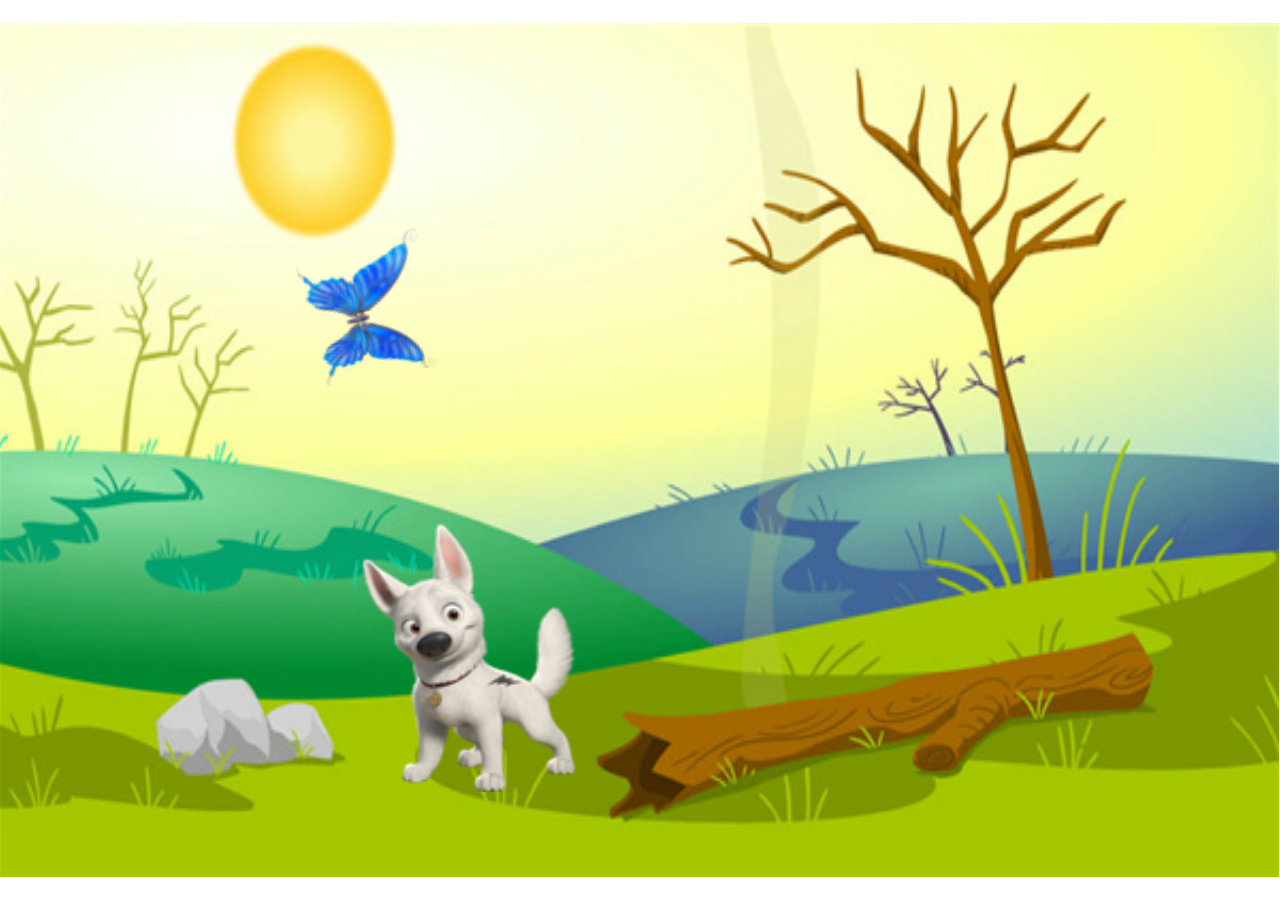
<file: HippoAnimationWithSound.html>
<!DOCTYPE html PUBLIC "-//W3C//DTD XHTML 1.0 Transitional//EN" "http://www.w3.org/TR/xhtml1/DTD/xhtml1-transitional.dtd">
<html xmlns="http://www.w3.org/1999/xhtml"><head><title>HippoAnimationWithSound</title><meta http-equiv="Content-Type" content="text/html; charset=UTF-8" /><meta name="Generator" content="Hippo Animator 4.3" /><meta name="Version" content="1.0.0" /><meta name="Author" content="obrien.alice@live.ie" /><meta id="viewport" name="viewport" content="minimum-scale=1.0,maximum-scale=1.0,initial-scale=1.0,user-scalable=no,minimal-ui"><style type="text/css">html,body{height:100%;overflow:hidden;border:0;margin:0;padding:0;}</style><script type="text/javascript">//<![CDATA[
var Mob=((sessionStorage&&sessionStorage.mobile)!=undefined)||(navigator.userAgent.match(/iPad|iPhone|iPod|Android|Blackberry|Nokia|Mobi/i) != null);function F1(ShowLoader){var UA=navigator.userAgent;var IE=-1,Firefox=-1,Safari=-1,Chrome=-1;if(UA.indexOf("Firefox/")>-1){var FV=UA.indexOf("Firefox/");if(FV>-1){Firefox=parseFloat(UA.substr(FV+8,3));}}if(Firefox==-1&&UA.indexOf("Chrome/")>-1){var CV=UA.indexOf("Chrome/");if(CV>-1){Chrome=parseFloat(UA.substr(CV+7,3));}}if(Firefox==-1&&Chrome==-1&&UA.indexOf("Safari")>-1){var V=UA.indexOf("Version/");if(V>-1){Safari=parseFloat(UA.substr(V+8,3));}}if(UA.indexOf("MSIE")>-1){var RE=new RegExp("MSIE ([0-9]{1,}[\.0-9]{0,})");if(RE.exec(UA)!=null){IE=parseFloat(RegExp.$1);}}if(IE==-1&&UA.indexOf("Trident")>-1){IE=10;}var TestAudio=document.createElement("audio");var HasWebAudio=(Safari>6&&UA.indexOf("Mobile")>-1);var HasMp3Audio=(!HasWebAudio)&&(Mob||( ((TestAudio.canPlayType)? true : false)&&"no"!=TestAudio.canPlayType("audio/mpeg")&&""!=TestAudio.canPlayType("audio/mpeg") ));var HasOggAudio=false;var HasTouch=(Mob|| screen.width <= 480)&&('ontouchstart' in document.documentElement);var MouseDown,MouseUp,MouseMove,MouseOver="",MouseOut="";if(HasTouch){MouseDown="ontouchstart";MouseUp="ontouchend";MouseMove="ontouchmove";MouseOver="if(this.onmouseover){this.onmouseover();}";MouseOut="if(this.onmouseout){this.onmouseout();}";}else{MouseDown="onmousedown";MouseUp="onmouseup";MouseMove="onmousemove";}var MF="HippoAnimationWithSound_Media/";var B="";if(document.createElement("audio").canPlayType){B+="<!DOC"+"TYPE html>";}else{B+="<!DOC"+"TYPE html PUBLIC \"-//W3C//DTD XHTML 1.0 Transitional//EN\" \"http://www.w3.org/TR/xhtml1/DTD/xhtml1-transitional.dtd\">";}if(IE>-1&&IE<9){B+="<html xmlns=\"http://www.w3.org/1999/xhtml\" xmlns:v=\"VML\" >";}else{B+="<html xmlns=\"http://www.w3.org/1999/xhtml\" xmlns:svg=\"http://www.w3.org/2000/svg\" >";}B+="<head>";B+="<title>HippoAnimationWithSound</title>";B+="<meta http-equiv=\"Content-Type\" content=\"text/html; charset=UTF-8\" />";if(IE>-1&&IE<9){B+="<meta http-equiv=\"X-UA-Compatible\" content=\"IE=EmulateIE7\" />";}B+="<style type=\"text/css\">";B+="div,input,textarea,video,object,select{display:none;position:absolute;padding:0;margin:0;}table,svg,img,iframe{border-collapse:collapse;table-layout:fixed;display:none;position:absolute;background-color:transparent;padding:0;margin:0;border-style:none;-webkit-user-select: none;-webkit-touch-callout: none;}td,tr,form{padding:0;margin:0;border-style:none;}img,image,v:image,svg:image{background-repeat:no-repeat;}html{-webkit-backface-visibility: hidden;}.Background{position:relative;display:block;}table{pointer-events:none;}body{margin:0;overflow:hidden;background-color:#FFFFFF;}";if(ShowLoader){B+=".LoaderBorder{width:120px;height:18px;background-color:#FFFFFF;border:2px solid #C3C3C3;padding:0;font-size:1px;}.LoaderBar{position:relative;background-color:#E1E1E1;font-size:1px;width:0%;height:100%;margin:0;display:block;}.Loader{width:120px;}";}B+=".V1{cursor:default;font-size:10000px;overflow:hidden;}";if(IE>-1&&IE<9){B+="v\\:*{behavior:url(#default#VML);position:absolute;display:none;}";}B+="</style>";if(IE>-1&&IE<9){B+="<xml:namespace ns=\"urn:schemas-microsoft-com:vml\" V2=\"v\" />";}B+="<script type=\"text/javascript\">";B+="var V3,V4;";var V5=0;B+="var MF=\""+MF+"\";";B+="var V6=1;";B+="var V7=1;";B+="var V8;";B+="var V9=new Array(40);";B+="var V10=new Array(\"Scene1\");";B+="var C0,C0L0S3,C0L0S2,C0L0S1;";B+="var V11=1;";if(HasWebAudio){B+="window.AudioContext=window.AudioContext||window.webkitAudioContext;var V12=new AudioContext();";}B+="var V13=new Date();";B+="var V14=(Math.PI*2)/360,V15=0;";B+="var V16,V17=-1,V18=-1,V19=-1,V20=0,V21=0,V22=1,V23=40;";B+="var V24=\"none\",V25=\"block\",V26=\"TABLE\",V27=\"px\",V28=\"\";";B+="var IE="+IE+",V29=0;";B+="var V30=true,V31=false;";B+="function F2(e){e=F3(e);if(e!=null){if(e.stopPropagation){e.stopPropagation();}if(e.preventDefault){e.preventDefault();}e.cancelBubble = true;e.returnValue=false;}return false;}";B+="var V32=null;function F4(e){if(window.event){e=window.event;}if(e.touches){if(e.touches.length==0){return V32;}e=e.touches[0];}var Mouse=new Object();Mouse.X=e.clientX;Mouse.Y=e.clientY;";B+="var Scale=Math.min(V33/600,V34/400);";B+="Mouse.X=(Mouse.X-(V33-(Scale*600))/2)/Scale;";B+="Mouse.Y=(Mouse.Y-(V34-(Scale*400))/2)/Scale;";B+="V32=Mouse;return Mouse;}";B+="function F3(e){if(window.event){return window.event;}else{return e;}}";B+="function F5(Angle){return 90*Math.round((Angle-45)/90);}";if(IE>-1&&IE<9){B+="function F6(Style,NewFilter){";B+="var Filter=Style.indexOf(\"filter:\");";B+="if(Filter==-1){";B+="Style+=\"filter: progid:DXImageTransform.Microsoft.\"+NewFilter+\";\";";B+="}else{";B+="Style=Style.substring(0,Filter+7)+\" progid:DXImageTransform.Microsoft.\"+NewFilter+Style.substring(Filter+7,Style.length);";B+="}";B+="var MSFilter=Style.indexOf(\"-ms-filter:'\");";B+="if(MSFilter==-1){";B+="Style+=\"-ms-filter:'progid:DXImageTransform.Microsoft.\"+NewFilter+\"';\";";B+="}else{";B+="Style=Style.substring(0,MSFilter+12)+\"progid:DXImageTransform.Microsoft.\"+NewFilter+\", \"+Style.substring(MSFilter+12,Style.length);";B+="}";B+="return Style;";B+="}";}if(IE==-1||IE>=9){B+="var V2=new Array(\"\",\"-webkit-\",\"-moz-\",\"-o-\",\"-ms-\");";B+="function F7(Style,NewTransform){";B+="for(var i=0;i<5;i++){";B+="var Trans=Style.indexOf(V2[i]+\"transform:\");";B+="if(Trans==-1){";B+="Style+=V2[i]+\"transform: \"+NewTransform+\";\";";B+="}else{";B+="Style=Style.substring(0,Trans+V2[i].length+10)+\" \"+NewTransform+Style.substring(Trans+V2[i].length+10,Style.length);";B+="}";B+="}";B+="return Style;";B+="}";}B+="var V33=0,V34=0;";B+="function F8() {if (parent.document.documentElement.clientWidth > 0){return parent.document.documentElement.clientWidth;}else{return F9(parent.window.innerWidth, parent.document.body.clientWidth);}}";B+="function F10() {if (parent.document.documentElement.clientHeight > 0){return parent.document.documentElement.clientHeight;}else{return F9(parent.window.innerHeight, parent.document.body.clientHeight);}}";B+="function F9(Value1, Value2) {";B+="var Value=0;";B+="if (!isNaN(Value1) && Value1 > Value) {Value= Value1;}if (!isNaN(Value2) && Value2 > Value) {Value= Value2;}";B+="return Value;";B+="}";B+="function F11() {V33=F8();V34=F10();if(!V31){V31=V33!=V18||V34!=V19;}V18=V33;V19=V34;}";B+="function F12(Id) {return document.getElementById(Id);}";B+="var V35Details;";B+="function UpdateVideoJS(Id,Position,Duration,Volume,Buffer){";B+="var Details=window[Id+\"Details\"];";B+="Details.Position=Position;";B+="Details.Duration=Duration;";B+="Details.Volume=Volume;";B+="}";B+="function F13(){";B+="C0L0S3.src=MF+\"background for animation.jpg\";";B+="C0L0S2.src=MF+\"animatron puupy.png\";";B+="C0L0S1.src=MF+\"butterfly.png\";";B+="}";B+="var V36=new Array();";B+="var V37=new Array();";B+="function F14(Sound){var i=0;for(var i;i<V36.length;i++){if(V36[i]==Sound){return V37[i];}}return null;}";B+="function F15(Name,Details){V36.push(Name);V37.push(Details);}";if(HasWebAudio){B+="function F16(Sound,HasOgg,Url,OggUrl,Wait){var Details=F14(Sound);Details.Timer=window.setTimeout(function(){F17(Sound)},Wait);";B+="var r=new XMLHttpRequest();if(Url==null){r.open('GET',MF+'Sound_'+Sound+'.mp3',true);}else{r.open('GET',Url,true);}r.responseType='arraybuffer';r.onload=function(){V12.decodeAudioData(r.response, function(buffer){F17(Sound);Details.Buffer=buffer;Details.Gain=V12.createGain();}, null);};r.send();}";B+="function F17(Sound){var Details=F14(Sound);if(Details.Timer>0){window.clearTimeout(Details.Timer);V29++;}}";B+="function SoundPlay(Sound,Loop){var Details=F14(Sound);if(Details.Source!=null){Details.Source.stop(0);};Details.Source=V12.createBufferSource();Details.Source.buffer=Details.Buffer;Details.Source.connect(Details.Gain);Details.Gain.connect(V12.destination);Details.Source.loop=Loop;Details.Source.start(0);Details.Pause=0;Details.Start=new Date();}";B+="function SoundStop(Sound){var Details=F14(Sound);if(Details.Source!=null){Details.Source.stop(0);Details.Source=null;}Details.Pause=0;}";B+="function SoundPause(Sound){var Details=F14(Sound);if(Details.Source!=null){Details.Source.stop(0);Details.Source=null;}var End=new Date();Details.Pause=(End.getTime()-Details.Start.getTime())/1000;while(Details.Pause>Details.Buffer.duration&&Details.Buffer.duration>0){Details.Pause-=Details.Buffer.duration;}}";B+="function SoundResume(Sound){var Details=F14(Sound);var Loop=false;if(Details.Source!=null){Loop=Details.Source.loop;Details.Source.stop(0);};Details.Source=V12.createBufferSource();Details.Source.buffer=Details.Buffer;Details.Source.connect(Details.Gain);Details.Gain.connect(V12.destination);Details.Source.loop=Loop;Details.Source.start(0,Details.Pause);Details.Start=new Date();Details.Start.setSeconds(Details.Start.getSeconds()-Details.Pause);Details.Pause=0;}";}else if(HasMp3Audio||HasOggAudio){B+="var V38=function(){try{this.currentTime = 0;}catch(e){}this.play();};";B+="function F16(Sound,HasOgg,Url,OggUrl,Wait){var Details=F14(Sound);Details.Timer=window.setTimeout(function(){F17(Sound)},Wait);Details.Element.onloadeddata=function(){F17(Sound);};Details.Element.onerror=function(){F17(Sound);};if(Url==null){Details.Element.src=MF+'Sound_'+Sound+'.mp3';}else{Details.Element.src=Url;}}";B+="function F17(Sound){var Details=F14(Sound);if(Details.Timer>0){window.clearTimeout(Details.Timer);V29++;}}";B+="function SoundPlay(Sound,Loop){var Details=F14(Sound);if(Details.Element.addEventListener){if(Loop){Details.Element.addEventListener('ended', V38, false);}else{Details.Element.removeEventListener('ended', V38, false);}}else{Details.Element.setAttribute('loop',Loop.toString());}try{Details.Element.currentTime=0;}catch(e){}Details.Element.play();}";B+="function SoundStop(Sound){var Details=F14(Sound);if(Details.Element.removeEventListener){Details.Element.removeEventListener('ended', V38, false);}Details.Element.pause();}";B+="function SoundPause(Sound){var Details=F14(Sound);Details.Element.pause();}";B+="function SoundResume(Sound){var Details=F14(Sound);Details.Element.play();}";}else{B+="function F16(Sound,HasOgg,Url,OggUrl,Wait){var Details=F14(Sound);Details.Timer=window.setTimeout(function(){F17(Sound)},Wait/5);try{if(Url==null){Details.Element.JSMessage(\"Open|\"+MF+\"Sound_\"+Sound+\".mp3|false|false|false\");}else{Details.Element.JSMessage(\"Open|\"+Url+\"|false|false|false\");}}catch(err){}}";B+="function F17(Sound){var Details=F14(Sound);if(Details.Timer>0){window.clearTimeout(Details.Timer);V29++;}};";B+="function SoundPlay(Sound,Loop){var Details=F14(Sound);try{Details.Element.JSMessage('Loop|'+Loop);Details.Element.JSMessage('Play');}catch(err){}}";B+="function SoundStop(Sound){var Details=F14(Sound);try{Details.Element.JSMessage('Loop|false');Details.Element.JSMessage('Stop');}catch(err){}}";B+="function SoundPause(Sound){var Details=F14(Sound);try{Details.Element.JSMessage('Pause');}catch(err){}}";B+="function SoundResume(Sound){var Details=F14(Sound);try{Details.Element.JSMessage('Resume');}catch(err){}}";}B+="function F18(){";B+="V3=F12(\"L\");V4=F12(\"LB\");";B+="C0=F12(\"C0\");V8=C0;C0L0S3=F12(\"C0L0S3\");C0L0S2=F12(\"C0L0S2\");C0L0S1=F12(\"C0L0S1\");";B+="V35Details=new function F19(){this.Volume=100;this.Position=0;this.Duration=0;this.Timer=0;this.Buffer=null;this.Source=null;this.Gain=null;this.Start=new Date();this.Pause=0;this.Element=F12(\"Sound_animationSound\");};";B+="F15(\"animationSound\",V35Details);";B+="V18=-1;V19=-1;F11();";if(ShowLoader){B+="V16=window.setTimeout(\"F20();\",100);";}else{B+="F13();";B+="V13=new Date();";B+="V16=window.setTimeout(\"F21();\",5);";}B+="}";B+="function F22(Type,Div,X,Y,Width,Height,Opacity,Angle,CAngle,CRadius,FontSize,BorderWidth){";B+="if(Opacity==0){Div.style.display=V24;return;}";B+="if(CRadius>0){var CA=(CAngle+Angle)*V14;X+=CRadius*Math.cos(CA);Y+=CRadius*Math.sin(CA);}";B+="V28=\"\";";B+="if(FontSize<0){FontSize*=-Math.min(Width/200,Height/50);}";B+="V11=Math.min(V33/600,V34/400);";B+="X*=V11;Y*=V11;";B+="FontSize*=V11;BorderWidth*=V11;Width*=V11;Height*=V11;";if(IE>-1&&IE<9){B+="if(Angle!=0){while(Angle>360){Angle-=360;}while(Angle<0){Angle+=360;}if(Type==1){Div.style.rotation=Angle;if(Div.firstChild!=null){Div.firstChild.angle=-Angle;}}else{";B+="var R=Angle*V14;var C=Math.cos(R);var S=Math.sin(R);var a = Math.abs(C);var c = Math.abs(-S);var sx = (a - 1) * (Width/2) + c * (Height/2);var b = Math.abs(S);var d = Math.abs(C);var sy = b * (Width/2) + (d - 1) * (Height/2);X-=sx;Y-=sy;V28=F6(V28,\"matrix(M11=\"+C+\",M12=\"+(-S)+\",M21=\"+S+\",M22=\"+C+\",sizingMethod='auto expand')\");";B+="}}";}else{B+="if(Angle!=0){V28+=\"-webkit-transform-origin:\"+(Width/2)+\"px \"+(Height/2)+\"px;\";V28=F7(V28,\"rotate(\"+Angle.toFixed(2)+\"deg)\");}";}B+="if(V28!=Div.getAttribute(\"oldstyle\")){Div.style.cssText=V28;Div.setAttribute(\"oldstyle\",V28);}";B+="if(BorderWidth>0){Div.style.borderWidth=Math.round(BorderWidth)+V27;Div.strokeWeight=BorderWidth.toString();}";B+="if(FontSize>0){Div.style.fontSize=FontSize+V27;}";B+="var NewLeft=X-(Width/2),NewTop=Y-(Height/2);";if(IE>-1&&IE<9){B+="Div.style.left=Math.round(NewLeft)+V27;";B+="Div.style.top=Math.round(NewTop)+V27;";B+="Div.style.width=(Math.round(NewLeft+Width)-Math.round(NewLeft))+V27;";B+="Div.style.height=(Math.round(NewTop+Height)-Math.round(NewTop))+V27;";}else{B+="Div.style.left=NewLeft.toFixed(2)+V27;";B+="Div.style.top=NewTop.toFixed(2)+V27;";B+="Div.style.width=Width.toFixed(2)+V27;";B+="Div.style.height=Height.toFixed(2)+V27;";}if(IE==-1||IE>8){B+="if(Div.nodeName.toUpperCase()==V26){Div.style.display=V26;}else{";}B+="Div.style.display=V25;";if(IE==-1||IE>8){B+="}";}B+="}";B+="function F23(Type,Div){";B+="Div.style.display=V24;";B+="}";B+="function F24(Index,Frame,Play){";B+="}";B+="function F25(Div,Clip){";B+="if(Clip){";B+="var Scale=Math.min(V33/600,V34/400);";B+="Div.style.cssText=\"left:\"+((V33-(Scale*600))/2)+\"px;top:\"+((V34-(Scale*400))/2)+\"px;width:\"+(Scale*600)+\"px;height:\"+(Scale*400)+\"px;display:block;overflow:hidden;\";";B+="}else if("+Mob+"){";B+="Div.style.cssText=\"left:1px;top:1px;width:\"+V33+\"px;height:\"+V34+\"px;display:block;overflow:hidden;\";";B+="}else{";B+="Div.style.cssText=\"left:0px;top:0px;width:\"+V33+\"px;height:\"+V34+\"px;display:block;overflow:hidden;\";";B+="}";B+="}";if(ShowLoader){B+="function F20(){";T=0;V5++;B+="F16(\"animationSound\",false,null,null,10000);";V5++;B+="F26(MF+\"background for animation.jpg\",true,false);";V5++;B+="F26(MF+\"animatron puupy.png\",true,false);";V5++;B+="F26(MF+\"butterfly.png\",true,false);";B+="V16=window.setTimeout(\"F27();\",15);";B+="}";B+="function F26(Filename,Wait,BackgroundImage){";B+="var I=document.createElement(\"img\");if(IE>8){I.style.cssText=\"position:absolute;width:1px;height:1px;display:block;\";document.getElementsByTagName(\"body\")[0].appendChild(I);}";B+="if(Wait){I.onload=function(){V29++;};I.onerror=function(){V29++;};}";B+="I.src=Filename;";B+="}";B+="function F27(){";if(V5>0){B+="var Percent=Math.round(Math.min(100,(V29*100)/"+V5+"));";B+="V4.style.width=Percent+\"%\";";B+="V3.style.display=V25;";B+="V3.style.left=Math.round((V33-L.clientWidth)*0.50)+V27;";B+="V3.style.top=Math.round((V34-L.clientHeight)*0.50)+V27;";}B+="if(V29>="+V5+"){";B+="V3.style.display=V24;";B+="F13();";B+="V13=new Date();";B+="V16=window.setTimeout(\"F21();\",15);";B+="}else{";B+="V16=window.setTimeout(\"F27();\",15);";B+="}}";}B+="function F28(){";B+="F25(V8,true);";B+="if(screen.width>1024){V6=1;}else if(screen.width>600){V6=40;}else if(screen.width>400){V6=60;}else{V6=80;}";B+="V31=false;";B+="}";B+="function F21(){";B+="if(V31){F28();}";B+="var CTime=new Date();";B+="var TSpan=CTime.getTime()-V13.getTime();";B+="V13=CTime;";B+="var SpanGap=Math.min(V6,Math.max(1,V6-TSpan+V20));";B+="V20=SpanGap;";B+="var Span=(TSpan/1000)*12;";B+="if(Span>1){Span=1;};if(Span<-1){Span=-1;};";B+="if(V30){V15+=Span*V7;}";B+="if(((V7>0&&V15>V23)||(V7<0&&V15<0))){V15=0;}";B+="var Pos=0,NX,NY,NA;";B+="switch(V21){";B+="case 0:";B+="if(true){F22(1,C0L0S3,299.25,199.51,601,401,100,0,0,0,0,0);}";B+="if(true){F22(1,C0L0S2,220.45,297.04,102,127,100,0,0,0,0,0);}";B+="if(V15<5){Pos=(V15-0)/5;NX=56.40;NY=175.53;F22(1,C0L0S1,NX,NY,65,59,100,45.43+(Pos*29.87),0+(Pos*264.05),0+(Pos*120.86),0,0);}";B+="if(V15>=5&&V15<10){Pos=(V15-5)/5;NX=56.40+(Pos*71);NY=175.53+(Pos*-5);F22(1,C0L0S1,NX,NY,65,59,100,75.30+(Pos*13.79),264.05,120.86,0,0);}";B+="if(V15>=10&&V15<15){Pos=(V15-10)/5;NX=127.40+(Pos*27);NY=170.53+(Pos*-30);F22(1,C0L0S1,NX,NY,65,59,100,89.09+(Pos*15.02),264.05+(Pos*3.76),120.86+(Pos*90.44),0,0);}";B+="if(V15>=15&&V15<20){Pos=(V15-15)/5;NX=154.40;NY=140.53;F22(1,C0L0S1,NX,NY,65,59,100,104.11+(Pos*30.69),267.81+(Pos*-29.77),211.31+(Pos*45.44),0,0);}";B+="if(V15>=20&&V15<25){Pos=(V15-20)/5;NX=154.40+(Pos*52);NY=140.53+(Pos*-61);F22(1,C0L0S1,NX,NY,65,59,100,134.80+(Pos*19.02),238.04,256.74,0,0);}";B+="if(V15>=25&&V15<30){Pos=(V15-25)/5;NX=206.40;NY=79.53;F22(1,C0L0S1,NX,NY,65,59,100,153.82+(Pos*6.36),238.04+(Pos*0.17),256.74+(Pos*-3.07),0,0);}";B+="if(V15>=30&&V15<35){Pos=(V15-30)/5;NX=206.40+(Pos*90);NY=79.53+(Pos*20);F22(1,C0L0S1,NX,NY,65,59,100,160.18+(Pos*21.59),238.21,253.67,0,0);}";B+="if(V15>=35&&V15<40){NX=296.40;NY=99.53;F22(1,C0L0S1,NX,NY,65,59,100,181.77,238.21,253.67,0,0);}";B+="if(V15>=40){F22(1,C0L0S1,296.40,99.53,65,59,100,181.77,238.21,253.67,0,0);}";B+="break;";B+="}";B+="var IntTime=parseInt(V15);if(IntTime!=V17){V17=IntTime;";B+="switch(V21){";B+="case 0:";B+="if(IntTime==0){SoundPlay(\"animationSound\",false);}";B+="break;";B+="}";B+="}";B+="V16=window.setTimeout(\"F21();\",SpanGap);";B+="}";B+="function F29(X,Y,OX,OY,Angle){X-=OX;Y-=OY;var r=Angle*(Math.PI/180);var ct=Math.cos(r);var st=Math.sin(r);var x=ct*X-st*Y;var y=st*X+ct*Y;var Point=new Object();Point.X=x+OX;Point.Y=y+OY;return Point;}";B+="<"+"/script>";B+="</"+"head>";B+="<body onload=\"window.setTimeout('F18();', 100);\" onresize=\"F11();\" onorientationchange=\"F11();\" ondragstart=\"return false;\" style=\"cursor:default;\" "+MouseDown+"=\"var m=F4(event);\">";if(HasWebAudio){}else if(HasMp3Audio||HasOggAudio){B+="<audio id=\"Sound_animationSound\" preload=\"auto\" autobuffer=\"true\" ></audio>";}else{if(IE>-1){B+="<object classid=\"clsid:d27cdb6e-ae6d-11cf-96b8-444553540000\"";}else{B+="<object type=\"application/x-shockwave-flash\" data=\""+MF+"AV.swf\"";}B+=" id=\"Sound_animationSound\" style=\"display:block;width:1px;height:1px;top:-1px;\" ><param name=\"movie\" value=\""+MF+"AV.swf\" /><param name=\"wmode\" value=\"window\" /><param name=\"allowScriptAccess\" value=\"always\" /><param name=\"FlashVars\" value=\"DetailsId=V35&BaseUrl="+escape(document.location)+"\" />";B+="</object>";}if(ShowLoader){B+="<table id=\"L\" class=\"Loader\"><tr><td class=\"LoaderBorder\"><div id=\"LB\" class=\"LoaderBar\"></div></td></tr></table>";}B+="<div id=\"C0\">";B+="<span id=\"C0L0\" >";if(IE>-1&&IE<9){B+="<v:image id=\"C0L0S3\" class=\"V1\" ></v:image>";}else{B+="<img id=\"C0L0S3\" class=\"V1\" />";}if(IE>-1&&IE<9){B+="<v:image id=\"C0L0S2\" class=\"V1\" ></v:image>";}else{B+="<img id=\"C0L0S2\" class=\"V1\" />";}if(IE>-1&&IE<9){B+="<v:image id=\"C0L0S1\" class=\"V1\" ></v:image>";}else{B+="<img id=\"C0L0S1\" class=\"V1\" />";}B+="</span>";B+="</div>";B+="</"+"body></html>";document.body.innerHTML = "<iframe id=\"Movie\" style=\"width:100%;height:100%;\" scrolling=\"no\" frameborder=\"0\"></iframe>";var IFrame = document.body.firstChild;var Doc = IFrame.contentDocument || IFrame.contentWindow.document;Doc.open();Doc.write(B);Doc.close();}window.onresize=function(){if(Mob){if(window==window.top){window.scrollTo(0,0);}}else{document.getElementById('Movie').style.cssText='width:'+(window.innerWidth||document.documentElement.clientWidth)+'px;height:'+(window.innerHeight||document.documentElement.clientHeight)+'px;';}};
//]]></script></head><body onload="F1(true);" style="width:100%;height:100%;background-color:#FFFFFF;" ><div id="Frame"></div></body></html>
</file>
